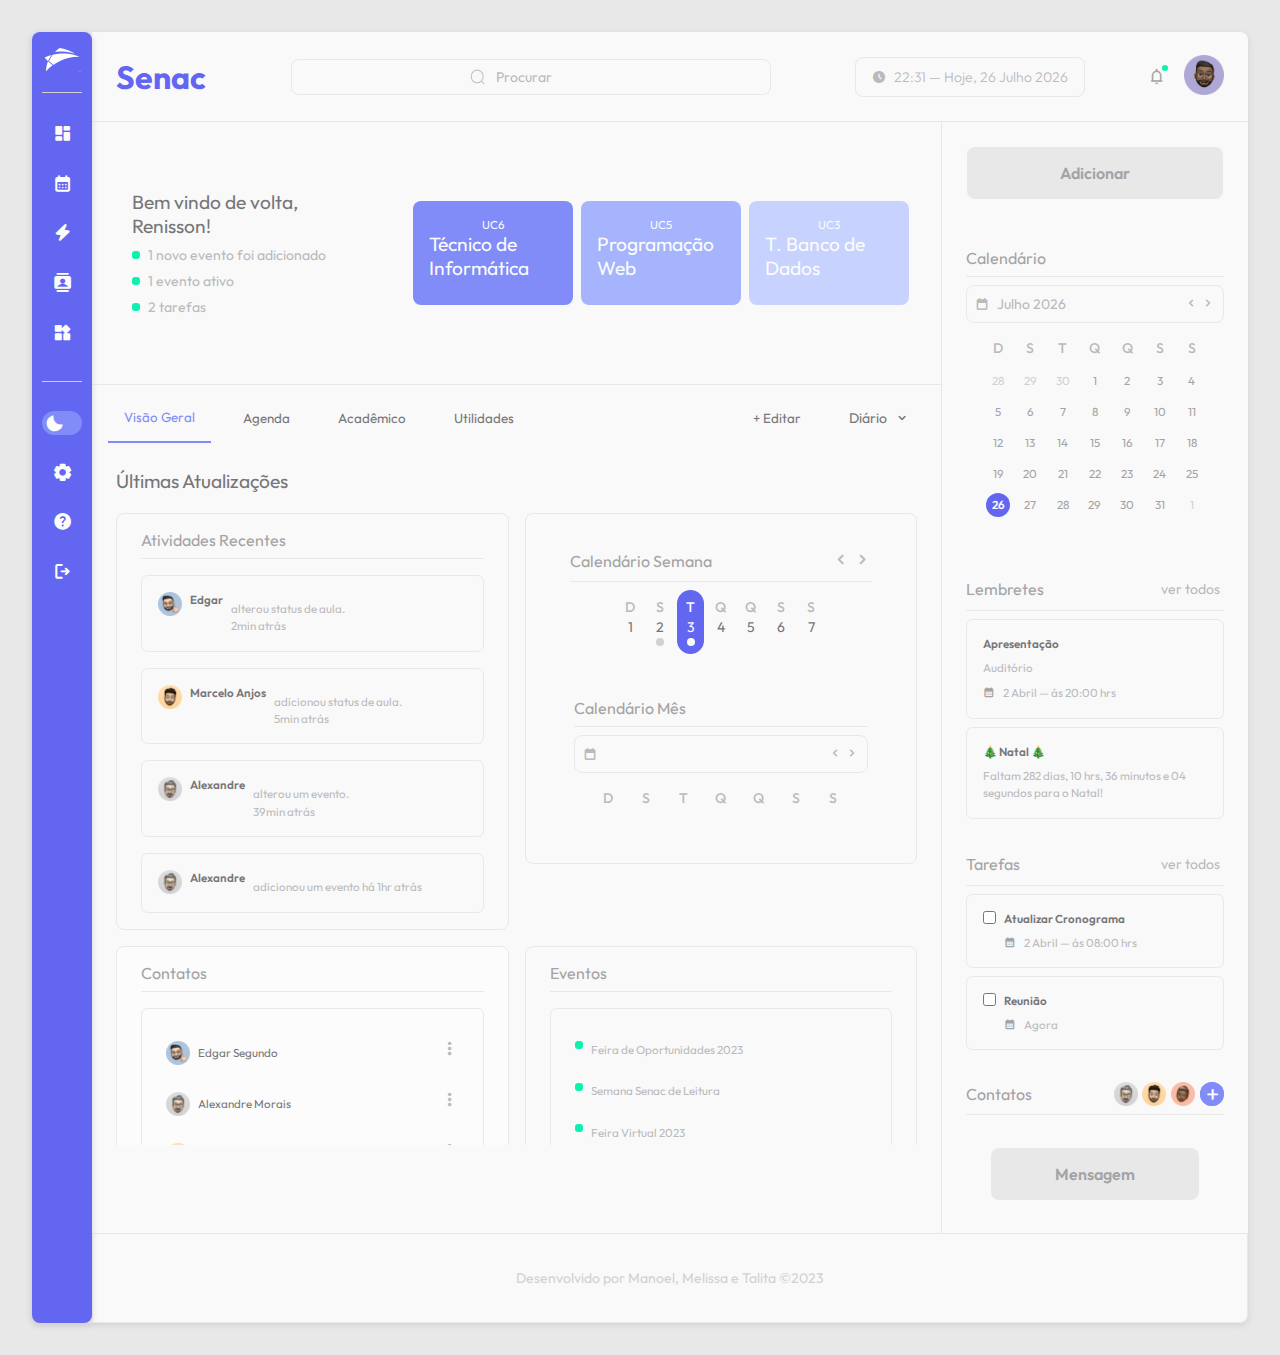
<file: index.html>
<!DOCTYPE html>
<html lang="pt-br">
<head>
    <meta charset="UTF-8">
    <meta http-equiv="X-UA-Compatible" content="IE=edge">
    <meta name="viewport" content="width=device-width, initial-scale=1.0">
    <!---------------------- MATERIAL ICONS GOOGLE ---------------------->
    <link rel="stylesheet" href="https://fonts.googleapis.com/css2?family=Material+Symbols+Rounded:opsz,wght,FILL,GRAD@20..48,100..700,0..1,-50..200" />
    <link rel="stylesheet" href="./assets/css/style.css">
    <title>Dashboard</title>
</head>
<body>
    <div id="app">
        <!-------------------------- SIDE BAR DA DIREITA -------------------------->
        <nav class="sidebar" id="sidebar">
            <div class="img" href="./index.html">
                <img src="./assets/img/brand-logo.png" alt="brand" class="brand">
                <img src="assets/img/avatar.png" alt="avatar" class="avatar">
            </div>
            <div class="sidebar__menu" id="sidebar-active">
                <button class="menu__link active">
                    <span class="material-symbols-rounded">dashboard</span>
                    <span>Dashboard</span>
                </button>
                <button class="menu__link">
                    <span class="material-symbols-rounded">calendar_month</span>
                    <span>Agenda</span>
                </button>
                <button class="menu__link">
                    <span class="material-symbols-rounded">electric_bolt</span>
                    <span>Atividades</span>
                </button>
                <button class="menu__link">
                    <span class="material-symbols-rounded">contacts</span>
                    <span>Contatos</span>
                </button>
                <button class="menu__link">
                    <span class="material-symbols-rounded">widgets</span>
                    <span>Utilidades</span>
                </button>
            </div>
            <div class="sidebar__menu">
                <button class="menu__link" id="theme">
                    <div class="toggle__container" id="switch">
                        <div class="toggle__switch">
                            <span class="material-symbols-rounded" id="theme-icon">clear_night</span>
                        </div>
                    </div>
                    <span id="theme-description">Tema Escuro</span>
                </button>
                <button class="menu__link" id="config">
                    <span class="material-symbols-rounded">settings</span>
                    <span>Configurações</span>
                </button>
                <div class="config__dropdown" id="config__dropdown">
                    <button class="dropdown__btn">
                        <span class="material-symbols-rounded">
                            chevron_right
                        </span>
                        Perfil
                    </button>
                    <button class="dropdown__btn">
                        <span class="material-symbols-rounded">
                            chevron_right
                        </span>
                        Conta
                    </button>
                    <button class="dropdown__btn">
                        <span class="material-symbols-rounded">
                            chevron_right
                        </span>
                        Termos
                    </button>
                </div>
                <button class="menu__link" id="support">
                    <span class="material-symbols-rounded">help</span>
                    <span>Suporte</span>
                </button>
                <div class="support__dropdown" id="support__dropdown">
                    <button class="dropdown__btn">
                        <span class="material-symbols-rounded">
                            chevron_right
                        </span>
                        Sobre
                    </button>
                    <button class="dropdown__btn">
                        <span class="material-symbols-rounded">
                            chevron_right
                        </span>
                        Ajuda
                    </button>
                    <button class="dropdown__btn">
                        <span class="material-symbols-rounded">
                            chevron_right
                        </span>
                        Feedback
                    </button>
                </div>
                <button class="menu__link">
                    <span class="material-symbols-rounded">logout</span>
                    <span>Sair</span>
                </button>
            </div>
            <div class="carousel">
                <img src="./assets/img/publi0.jpg" alt="..." id="slider" class="ads">
                <div class="pagination">
                    <div class="pagination__dots active"></div>
                    <div class="pagination__dots"></div>
                    <div class="pagination__dots"></div>
                </div>
            </div>
        </nav>
        <main class="main__container">
            <!-------------------------- TOPBAR / BARRA DE PESQUISA -------------------------->
            <div class="top__bar">
                <h1 class="brand__wordmark">Senac</h1>
                <div class="search">
                    <img src="./assets/img/i-search.png" class="search__ico">
                    <input type="search" id="search" placeholder="Procurar">
                </div>
                <div class="date">
                    <span class="material-symbols-rounded time__ico">
                        schedule
                    </span>
                    <p class="time" id="time">
                        <!-- JS ESCREVE A DATA AUTOMATICAMENTE -->
                    </p>
                </div>
                <div class="user__nav">
                    <div class="notifications" id="notifications">
                        <span class="material-symbols-rounded no-fill">
                            notifications
                        </span>
                        <div class="dropdown" id="notifications__dropdown">
                            <button class="dropdown__btn">notificação</button>
                            <button class="dropdown__btn">notificação</button>
                            <button class="dropdown__btn">notificação</button>
                            <button class="dropdown__btn__cta">Ver Mais</button>
                        </div>
                        <span class="status" id="notifications__status"></span>
                    </div>
                    <div class="profile__sm" id="profile">
                        <img src="./assets/img/avatar.png" class="avatar__sm">
                        <div class="dropdown" id="profile__dropdown">
                            <button class="dropdown__btn">Meu Perfil</button>
                            <button class="dropdown__btn">Meus Contatos</button>
                            <button class="dropdown__btn">Lixeira</button>
                            <button class="dropdown__btn">Ajustes</button>
                        </div>
                    </div>
                </div>
            </div>
            <!-------------------------- HERO E WORKSTATION-------------------------->
            <div class="station__container">
                <div class="station__wrapper">
                    <div class="hero">
                        <div class="updates">
                            <h3>Bem vindo de volta, Renisson!</h3>
                            <span class="updates__label">
                                <div class="bullet__point"></div>
                                <p>1 novo evento foi adicionado</p>
                            </span>
                            <span class="updates__label">
                                <div class="bullet__point"></div>
                                <p>1 evento ativo</p>
                            </span>
                            <span class="updates__label">
                                <div class="bullet__point"></div>
                                <p>2 tarefas</p>
                            </span>
                        </div>
                        <div class="tabs" id="tabs">
                            <button class="tab__1">
                                <p>UC6</p>
                                <h3>Técnico de Informática</h3>
                            </button>
                            <button class="tab__2">
                                <p>UC5</p>
                                <h3>Programação Web</h3>
                            </button>
                            <button class="tab__3">
                                <p>UC3</p>
                                <h3>T. Banco de Dados</h3>
                            </button>
                        </div>
                    </div>
                    <div class="station__header">
                        <div class="station__workbar">
                            <div class="station__tabs" id="station-tabs">
                                <button class="station__tab active" onclick="switchScreen('overview')">
                                    <span>Visão Geral</span>
                                </button>
                                <button class="station__tab" onclick="aulasDoDia(new Date().getDate())">
                                    <span>Agenda</span>
                                </button>
                                <button class="station__tab" onclick="switchScreen('scholar')">
                                    <span>Acadêmico</span>
                                </button>
                                <button class="station__tab" onclick="switchScreen('tools')">
                                    <span>Utilidades</span>
                                </button>
                            </div>
                            <div class="station__tabs">
                                <button class="station__tab" onclick="professorOn.editar()">
                                    <span>+ Editar</span>
                                </button>
                                <div id="view">
                                    <button class="station__tab">
                                        <span>
                                            Diário
                                            <span class="material-symbols-rounded">
                                                keyboard_arrow_down
                                            </span>
                                        </span>
                                    </button>
                                    <div class="dropdown" id="view__dropdown">
                                        <button class="dropdown__btn">
                                            Semana
                                        </button>
                                        <button class="dropdown__btn">
                                            Mês
                                        </button>
                                    </div>
                                </div>
                            </div>
                        </div>
                    </div>
                    <div class="station__content" id="station-content">
                        <!-- AQUI VAI FUNCIONAR AS PÁGINAS -->
                    </div>
                </div>
                <!-- -----------------------------FOCUS BAR---------------------------- -->
                <div class="focus__bar">
                    <span class="card__btn">
                        <button>Adicionar</button>
                    </span>
                    <div class="card">
                        <div class="card__title">
                            <h4>Calendário</h4>
                        </div>
                        <div class="calendar__wrapper">
                            <div class="calendar__nav">
                                <div class="current__date__group">
                                    <span class="material-symbols-rounded">
                                        calendar_today
                                    </span>
                                    <p class="current-date"></p>
                                </div>
                                <div class="nav__ico__wrapper">
                                    <span id="prev" class="material-symbols-rounded">chevron_left</span>
                                    <span id="next" class="material-symbols-rounded">chevron_right</span>
                                </div>
                            </div>
                            <div class="calendar">
                                <ul class="calendar__weeks">
                                    <li>D</li>
                                    <li>S</li>
                                    <li>T</li>
                                    <li>Q</li>
                                    <li>Q</li>
                                    <li>S</li>
                                    <li>S</li>
                                </ul>
                                <ul class="calendar__days"></ul>
                            </div>
                        </div>
                    </div>
                    <div class="card">
                        <div class="card__title">
                            <h4>Lembretes</h4>
                            <div class="edit__card">
                                <p>ver todos</p>
                            </div>
                        </div>
                        <div class="card__sticky">
                            <div class="description">
                                <p class="reminder__title">
                                    Apresentação
                                </p>
                                <p class="reminder__details">
                                    Auditório
                                </p>
                                <p class="reminder__details">
                                    <span class="material-symbols-rounded agenda">
                                        calendar_month
                                    </span>
                                    2 Abril — ás 20:00 hrs
                                </p>
                            </div>
                        </div>
                        <div class="card__sticky">
                            <div class="description">
                                <p class="reminder__title">
                                    &#127876; Natal &#127876;
                                </p>
                                <p class="reminder__details">
                                    Faltam 282 dias, 10 hrs, 36 minutos e 04 segundos para o Natal!
                                </p>
                            </div>
                        </div>
                    </div>
                    <div class="card">
                        <div class="card__title">
                            <h4>Tarefas</h4>
                            <div class="edit__card">
                                <p>ver todos</p>
                            </div>
                        </div>
                        <div class="card__sticky">
                            <input type="checkbox" class="checkbox">
                            <div class="description">
                                <p class="reminder__title">
                                    Atualizar Cronograma
                                </p>
                                <p class="reminder__details">
                                    <span class="material-symbols-rounded agenda">
                                        calendar_month
                                    </span>
                                    2 Abril — ás 08:00 hrs
                                </p>
                            </div>
                        </div>
                        <div class="card__sticky">
                            <input type="checkbox" class="checkbox">
                            <div class="description">
                                <p class="reminder__title">
                                    Reunião
                                </p>
                                <p class="reminder__details">
                                    <span class="material-symbols-rounded agenda">
                                        calendar_month
                                    </span>
                                    Agora
                                </p>
                            </div>
                        </div>
                    </div>
                    <div class="card">
                        <div class="card__title">
                            <h4>Contatos</h4>
                            <div class="contacts__mini">
                                <img src="./assets/img/avatar-2.png" alt="">
                                <img src="./assets/img/avatar-6.png" alt="">
                                <img src="./assets/img/avatar-7.png" alt="">
                                <button class="add__contacts">
                                    <span class="material-symbols-rounded">
                                        add
                                    </span>
                                </button>
                            </div>
                        </div>
                        <span class="card__btn">
                            <button>Mensagem</button>
                        </span>
                    </div>
                </div>
            </div>
            <footer class="footer">
                <p class="footer__label">
                    Desenvolvido por Manoel, Melissa e Talita ©2023
                </p>
            </footer>
        </main>
    </div>
    <script src="assets/js/main.js"></script>
</body>
</html>
</file>
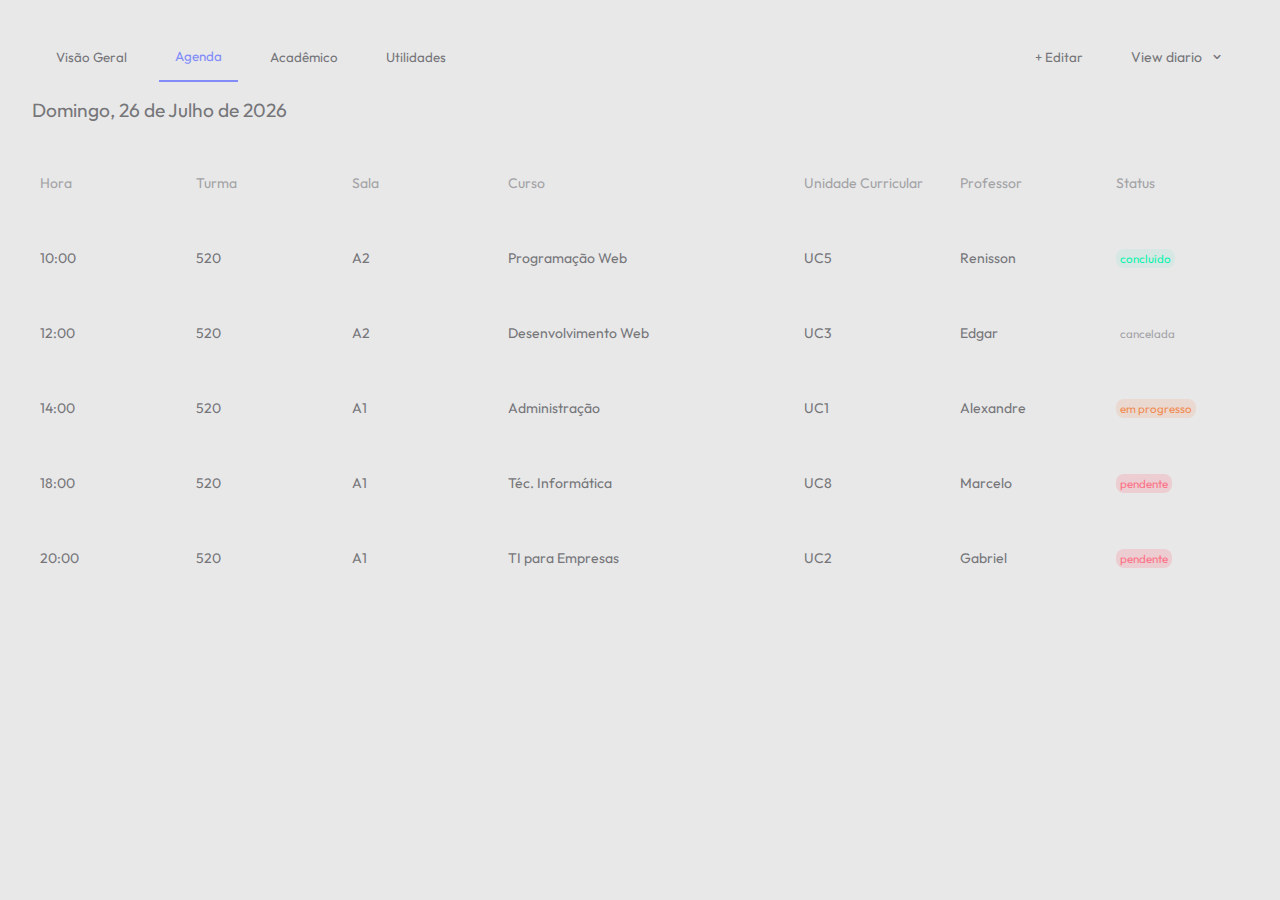
<file: agenda.html>
<!DOCTYPE html>
<html lang="en">
<head>
    <meta charset="UTF-8">
    <meta http-equiv="X-UA-Compatible" content="IE=edge">
    <meta name="viewport" content="width=device-width, initial-scale=1.0">
    <!---------------------- MATERIAL ICONS GOOGLE ---------------------->
    <link rel="stylesheet" href="https://fonts.googleapis.com/css2?family=Material+Symbols+Rounded:opsz,wght,FILL,GRAD@20..48,100..700,0..1,-50..200" />
    <link rel="stylesheet" href="./assets/css/style.css">
    <title>Workstation_Agenda</title>
</head>
<body>
    <div class="station__content">
        <div class="station__workbar">
            <div class="station__tabs">
                <button class="station__tab">
                    <span>Visão Geral</span>
                </button>
                <button class="station__tab active">
                    <span>Agenda</span>
                </button>
                <button class="station__tab">
                    <span>Acadêmico</span>
                </button>
                <button class="station__tab">
                    <span>Utilidades</span>
                </button>
            </div>
            <div class="station__tabs">
                <button class="station__tab">
                    <span>+ Editar</span>
                </button>
                <div id="view">
                    <button class="station__tab">
                        <span>
                            View diario
                            <span class="material-symbols-rounded">
                                keyboard_arrow_down
                            </span>
                        </span>
                    </button>
                    <div id="view__dropdown">
                        <button class="station__tab">
                            <span>View Semanal</span>
                        </button>
                        <button class="station__tab">
                            <span>View Mensal</span>
                        </button>
                    </div>
                </div>
            </div>
        </div>
        <div class="agenda__container" id="station-content">
        </div>
    </div>
    <script src="assets/js/main.js"></script>
</body>
</html>
</file>
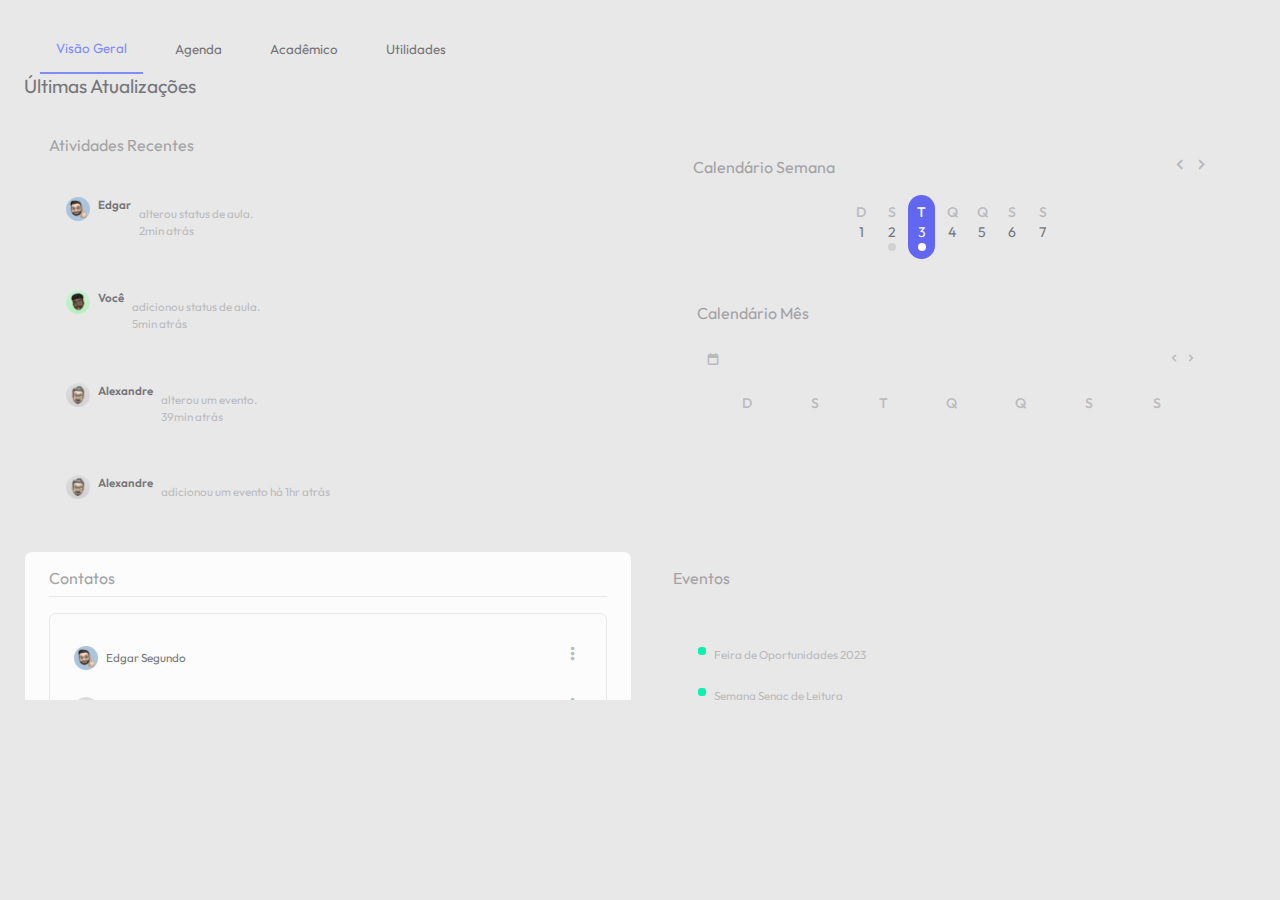
<file: overview.html>
<!DOCTYPE html>
<html lang="en">
<head>
    <meta charset="UTF-8">
    <meta http-equiv="X-UA-Compatible" content="IE=edge">
    <meta name="viewport" content="width=device-width, initial-scale=1.0">
    <!---------------------- MATERIAL ICONS GOOGLE ---------------------->
    <link rel="stylesheet" href="https://fonts.googleapis.com/css2?family=Material+Symbols+Rounded:opsz,wght,FILL,GRAD@20..48,100..700,0..1,-50..200" />
    <link rel="stylesheet" href="./assets/css/style.css">
    <title>Workstation_Visao_Geral</title>
</head>
<body>
    <div class="station__content">
        <div class="station__tabs">
            <button class="station__tab active">
                <span>Visão Geral</span>
            </button>
            <button class="station__tab">
                <span>Agenda</span>
            </button>
            <button class="station__tab">
                <span>Acadêmico</span>
            </button>
            <button class="station__tab">
                <span>Utilidades</span>
            </button>       
        </div>
        <div class="overview__container">
            <h3 class="content__header">
                Últimas Atualizações
            </h3>
            <div class="overview__content">
                <!-------------------- RECENT ACTIVITIES -------------------->
                <div class="card__wrapper data__updates">
                    <div class="card__title">
                        <h4>Atividades Recentes</h4>
                    </div>
                    <div class="card__sticky">
                        <img src="./assets/img/avatar-3.png" alt="">
                        <p class="reminder__title">
                            Edgar
                        </p>
                        <p class="reminder__details">
                            alterou status de aula. <br>2min atrás
                        </p>
                    </div>
                    <div class="card__sticky">
                        <img src="./assets/img/avatar-4.png" alt="">
                        <p class="reminder__title">
                            Você
                        </p>
                        <p class="reminder__details">
                            adicionou status de aula. <br>5min atrás
                        </p>
                    </div>
                    <div class="card__sticky">
                        <img src="./assets/img/avatar-2.png" alt="">
                        <p class="reminder__title">
                            Alexandre
                        </p>
                        <p class="reminder__details">
                            alterou um evento. <br>39min atrás
                        </p>
                    </div>
                    <div class="card__sticky">
                        <img src="./assets/img/avatar-2.png" alt="">
                        <p class="reminder__title">
                            Alexandre
                        </p>
                        <p class="reminder__details">
                            adicionou um evento há 1hr atrás
                        </p>
                    </div>
                </div>
                <!-------------------- CALENDAR -------------------->
                <div class="card__wrapper">
                    <div class="card calendar__weekly">
                        <div class="card__title">
                            <h4>Calendário Semana</h4>
                            <div class="navigate__btn">
                                <span class="material-symbols-rounded">
                                    navigate_before
                                </span>
                                <span class="material-symbols-rounded">
                                    navigate_next
                                </span>
                            </div>
                        </div>
                        <div class="week__group">
                            <div class="days__group">
                                <div class="day__label">D</div>
                                <div class="date__label">1</div>
                                <div class="dot__label"></div>
                            </div>
                            <div class="days__group disable">
                                <div class="day__label">S</div>
                                <div class="date__label">2</div>
                                <div class="dot__label"></div>
                            </div>
                            <div class="days__group active">
                                <div class="day__label">T</div>
                                <div class="date__label">3</div>
                                <div class="dot__label"></div>
                            </div>
                            <div class="days__group">
                                <div class="day__label">Q</div>
                                <div class="date__label">4</div>
                                <div class="dot__label"></div>
                            </div>
                            <div class="days__group">
                                <div class="day__label">Q</div>
                                <div class="date__label">5</div>
                                <div class="dot__label"></div>
                            </div>
                            <div class="days__group">
                                <div class="day__label">S</div>
                                <div class="date__label">6</div>
                                <div class="dot__label"></div>
                            </div>
                            <div class="days__group">
                                <div class="day__label">S</div>
                                <div class="date__label">7</div>
                                <div class="dot__label"></div>
                            </div>
                        </div>
                    </div>
                    <div class="card calendar__month">
                        <div class="card__title">
                            <h4>Calendário Mês</h4>
                        </div>
                        <div class="calendar__wrapper">
                            <div class="calendar__nav">
                                <div class="current__date__group">
                                    <span class="material-symbols-rounded">
                                        calendar_today
                                    </span>
                                    <p class="current-date"></p>
                                </div>
                                <div class="nav__ico__wrapper">
                                    <span id="prev" class="material-symbols-rounded">chevron_left</span>
                                    <span id="next" class="material-symbols-rounded">chevron_right</span>
                                </div>
                            </div>
                            <div class="calendar">
                                <ul class="calendar__weeks">
                                    <li>D</li>
                                    <li>S</li>
                                    <li>T</li>
                                    <li>Q</li>
                                    <li>Q</li>
                                    <li>S</li>
                                    <li>S</li>
                                </ul>
                                <ul class="calendar__days"></ul>
                            </div>
                        </div>
                    </div>
                </div>
                <!-------------------- CONTACTS -------------------->
                <div class="card__wrapper contacts">
                    <div class="card__title">
                        <h4>Contatos</h4>
                    </div>
                    <div class="contacts__list">
                        <div class="contacts__list__info">
                            <p class="reminder__details">
                                <img src="./assets/img/avatar-3.png" alt="">
                                Edgar Segundo
                            </p>
                            <span class="material-symbols-rounded">
                                more_vert
                            </span>
                        </div>
                        <div class="contacts__list__info">
                            <p class="reminder__details">
                                <img src="./assets/img/avatar-2.png" alt="">
                                Alexandre Morais
                            </p>
                            <span class="material-symbols-rounded">
                                more_vert
                            </span>
                        </div>
                        <div class="contacts__list__info">
                            <p class="reminder__details">
                                <img src="./assets/img/avatar-6.png" alt="">
                                Marcelo Anjos
                            </p>
                            <span class="material-symbols-rounded">
                                more_vert
                            </span>
                        </div>
                    </div>
                    <div class="contacts__mini__1">
                        <img src="./assets/img/avatar-2.png" alt="">
                        <div class="contacts__info">
                            <p class="reminder__title">
                                Alexandre Morais
                            </p>
                            <p class="reminder__details">
                                Administração
                            </p>
                            <button class="card__btn">Ver Mais</button>
                        </div>
                    </div>
                    <div class="contacts__mini__2">
                        <img src="./assets/img/avatar-2.png" alt="">
                        <div class="contacts__info">
                            <p class="reminder__title">
                                Alexandre Morais
                            </p>
                            <p class="reminder__details">
                                Administração
                            </p>
                            <div class="group__btn">
                                <button class="card__btn">Email</button>
                                <button class="card__btn">Contato</button>
                            </div>
                        </div>
                    </div>
                </div>
                <!-------------------- EVENTS -------------------->
                <div class="card__wrapper events">
                    <div class="card__title">
                        <h4>Eventos</h4>
                    </div>
                    <div class="card__sticky">
                        <div class="events__list">
                            <div class="events__description">
                                <div class="bullet__point"></div>
                                <p class="reminder__details">Feira de Oportunidades 2023</p>
                            </div>
                            <div class="events__description">
                                <div class="bullet__point"></div>
                                <p class="reminder__details">Semana Senac de Leitura</p>
                            </div>
                            <div class="events__description">
                                <div class="bullet__point"></div>
                                <p class="reminder__details">Feira Virtual 2023</p>
                            </div>
                        </div>
                    </div>
                    <div class="events__mini__1">
                        <img src="./assets/img/publi0.jpg" alt="">
                        <div class="events__info">
                            <p class="reminder__title">
                                Feira de Oportunidades 2023
                            </p>
                            <p class="reminder__details">
                                <span class="material-symbols-rounded agenda">
                                    calendar_month
                                </span>
                                Dias 30 de Maio a 3 de Junho
                            </p>
                            <button class="card__btn">Add</button>
                        </div>
                    </div>
                    <div class="events__mini__2">
                        <img src="./assets/img/publi1.jpg" alt="">
                        <div class="events__info">
                            <p class="reminder__title">
                                Semana Senac de Leitura
                            </p>
                            <p class="reminder__details">
                                <span class="material-symbols-rounded agenda">
                                    calendar_month
                                </span>
                                Dias 20 a 28 de Maio
                            </p>
                            <button class="card__btn">Add</button>
                        </div>
                    </div>
                </div>
            </div>    
        </div>
    </div>
    <script src="./assets/js/main.js"></script>
</body>
</html>
</file>
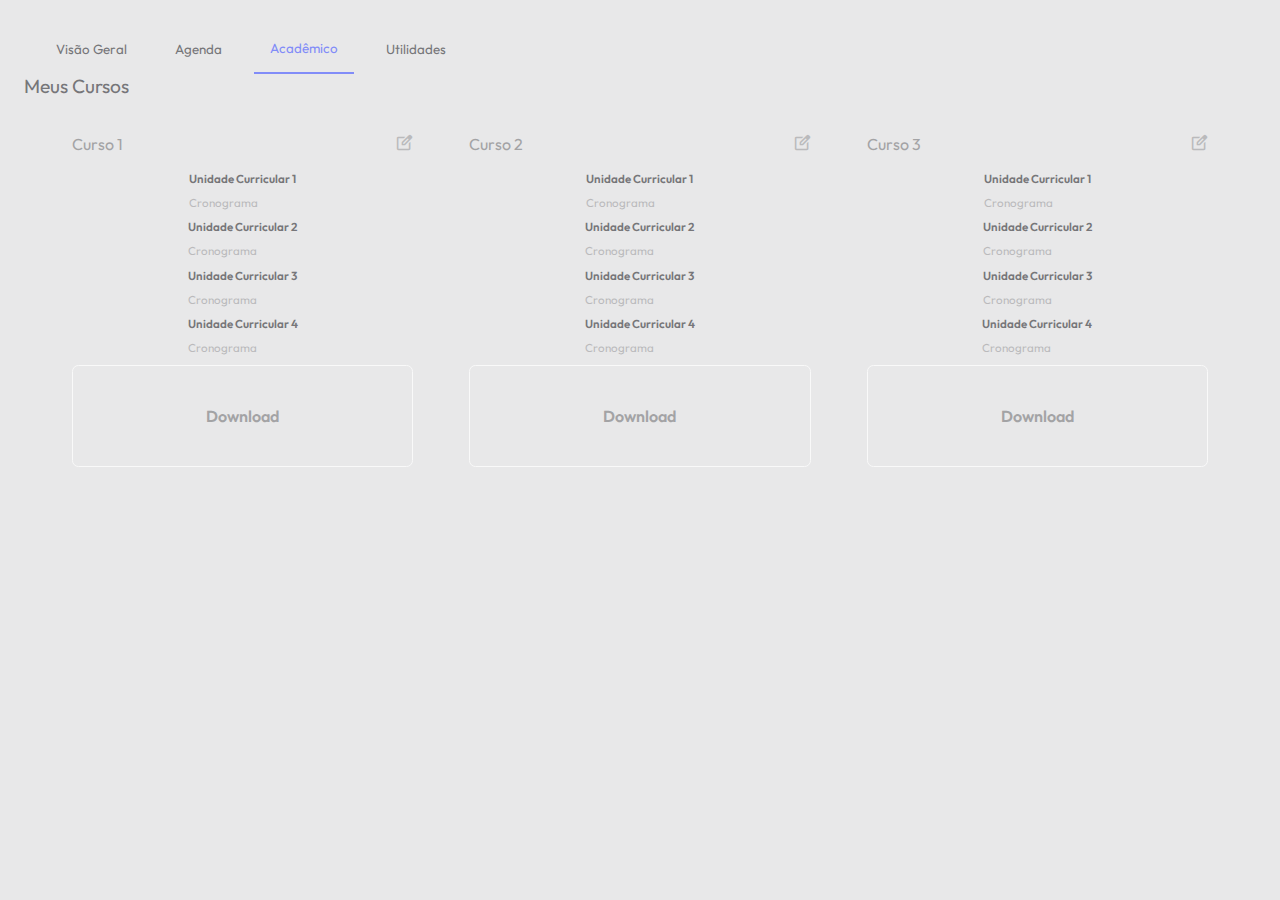
<file: scholar.html>
<!DOCTYPE html>
<html lang="en">
<head>
    <meta charset="UTF-8">
    <meta http-equiv="X-UA-Compatible" content="IE=edge">
    <meta name="viewport" content="width=device-width, initial-scale=1.0">
    <!---------------------- MATERIAL ICONS GOOGLE ---------------------->
    <link rel="stylesheet" href="https://fonts.googleapis.com/css2?family=Material+Symbols+Rounded:opsz,wght,FILL,GRAD@20..48,100..700,0..1,-50..200" />
    <link rel="stylesheet" href="./assets/css/style.css">
    <title>Workstation_Scholar</title>
</head>
<body>
    <div class="station__content">
        <div class="station__tabs">
            <button class="station__tab">
                <span>Visão Geral</span>
            </button>
            <button class="station__tab">
                <span>Agenda</span>
            </button>
            <button class="station__tab active">
                <span>Acadêmico</span>
            </button>
            <button class="station__tab">
                <span>Utilidades</span>
            </button>
        </div>
        <div class="scholar__container">
            <h3 class="content__header">
                Meus Cursos
            </h3>
            <div class="scholar__content">
                <div class="card">
                    <div class="card__title">
                        <h4>Curso 1</h4>
                        <div class="edit__card">
                            <span class="material-symbols-rounded no-fill edit__ico">
                                edit_square
                            </span>
                        </div>
                    </div>
                    <div class="card__reminder">
                        <div class="description">
                            <p class="reminder__title">
                                Unidade Curricular 1
                            </p>
                            <p class="reminder__details">
                                Cronograma
                            </p>
                        </div>
                    </div>
                    <div class="card__reminder">
                        <div class="description">
                            <p class="reminder__title">
                                Unidade Curricular 2
                            </p>
                            <p class="reminder__details">
                                Cronograma
                            </p>
                        </div>
                    </div>
                    <div class="card__reminder">
                        <div class="description">
                            <p class="reminder__title">
                                Unidade Curricular 3
                            </p>
                            <p class="reminder__details">
                                Cronograma
                            </p>
                        </div>
                    </div>
                    <div class="card__reminder">
                        <div class="description">
                            <p class="reminder__title">
                                Unidade Curricular 4
                            </p>
                            <p class="reminder__details">
                                Cronograma
                            </p>
                        </div>
                    </div>
                    <span class="card__btn">
                        <button>Download</button>
                    </span>
                </div>
                <div class="card">
                    <div class="card__title">
                        <h4>Curso 2</h4>
                        <div class="edit__card">
                            <span class="material-symbols-rounded no-fill edit__ico">
                                edit_square
                            </span>
                        </div>
                    </div>
                    <div class="card__reminder">
                        <div class="description">
                            <p class="reminder__title">
                                Unidade Curricular 1
                            </p>
                            <p class="reminder__details">
                                Cronograma
                            </p>
                        </div>
                    </div>
                    <div class="card__reminder">
                        <div class="description">
                            <p class="reminder__title">
                                Unidade Curricular 2
                            </p>
                            <p class="reminder__details">
                                Cronograma
                            </p>
                        </div>
                    </div>
                    <div class="card__reminder">
                        <div class="description">
                            <p class="reminder__title">
                                Unidade Curricular 3
                            </p>
                            <p class="reminder__details">
                                Cronograma
                            </p>
                        </div>
                    </div>
                    <div class="card__reminder">
                        <div class="description">
                            <p class="reminder__title">
                                Unidade Curricular 4
                            </p>
                            <p class="reminder__details">
                                Cronograma
                            </p>
                        </div>
                    </div>
                    <span class="card__btn">
                        <button>Download</button>
                    </span>
                </div>
                <div class="card">
                    <div class="card__title">
                        <h4>Curso 3</h4>
                        <div class="edit__card">
                            <span class="material-symbols-rounded no-fill edit__ico">
                                edit_square
                            </span>
                        </div>
                    </div>
                    <div class="card__reminder">
                        <div class="description">
                            <p class="reminder__title">
                                Unidade Curricular 1
                            </p>
                            <p class="reminder__details">
                                Cronograma
                            </p>
                        </div>
                    </div>
                    <div class="card__reminder">
                        <div class="description">
                            <p class="reminder__title">
                                Unidade Curricular 2
                            </p>
                            <p class="reminder__details">
                                Cronograma
                            </p>
                        </div>
                    </div>
                    <div class="card__reminder">
                        <div class="description">
                            <p class="reminder__title">
                                Unidade Curricular 3
                            </p>
                            <p class="reminder__details">
                                Cronograma
                            </p>
                        </div>
                    </div>
                    <div class="card__reminder">
                        <div class="description">
                            <p class="reminder__title">
                                Unidade Curricular 4
                            </p>
                            <p class="reminder__details">
                                Cronograma
                            </p>
                        </div>
                    </div>
                    <span class="card__btn">
                        <button>Download</button>
                    </span>
                </div>
            </div>
        </div>
    </div>
    <script src="assets/js/main.js"></script>
</body>
</html>
</file>
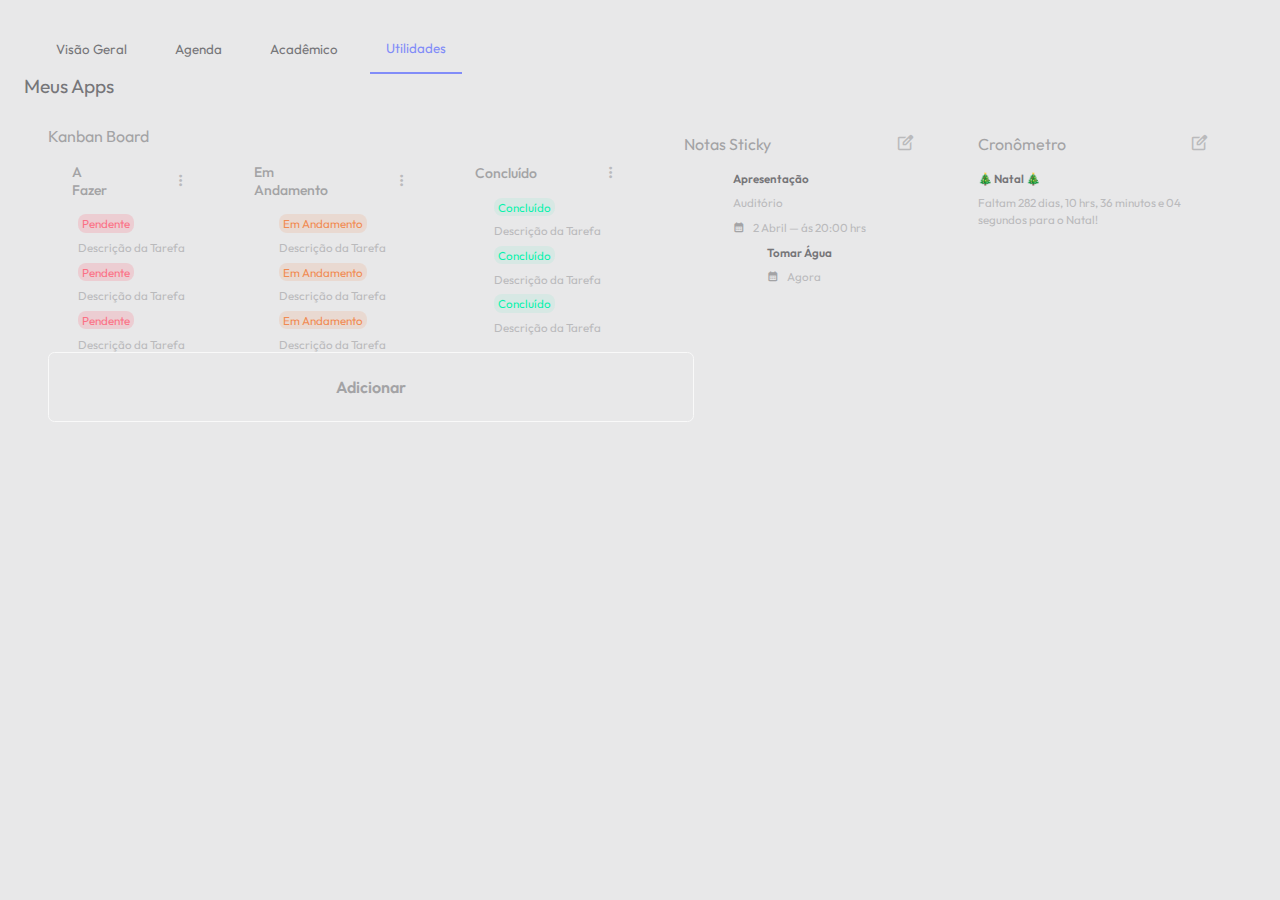
<file: tools.html>
<!DOCTYPE html>
<html lang="en">
<head>
    <meta charset="UTF-8">
    <meta http-equiv="X-UA-Compatible" content="IE=edge">
    <meta name="viewport" content="width=device-width, initial-scale=1.0">
    <!---------------------- MATERIAL ICONS GOOGLE ---------------------->
    <link rel="stylesheet" href="https://fonts.googleapis.com/css2?family=Material+Symbols+Rounded:opsz,wght,FILL,GRAD@20..48,100..700,0..1,-50..200" />
    <link rel="stylesheet" href="./assets/css/style.css">
    <title>Workstation_Ferramentas</title>
</head>
<body>
    <div class="station__content">
        <div class="station__tabs">
            <button class="station__tab">
                <span>Visão Geral</span>
            </button>
            <button class="station__tab">
                <span>Agenda</span>
            </button>
            <button class="station__tab">
                <span>Acadêmico</span>
            </button>
            <button class="station__tab active">
                <span>Utilidades</span>
            </button>
        </div>
        <div class="tools__container">
            <h3 class="content__header">
                Meus Apps
            </h3>
            <div class="tools__content">
                <div class="card__kanban">
                    <div class="card__title">
                        <h4>Kanban Board</h4>
                    </div>
                    <div class="kanban__wrapper">
                        <div class="card">
                            <div class="card__title">
                                <h5>A Fazer</h5>
                                <div class="edit__card">
                                    <span class="material-symbols-rounded no-fill edit__ico">
                                        more_vert
                                    </span>
                                </div>
                            </div>
                            <div class="card__reminder">
                                <div class="description">
                                    <span class="reminder__label__red">
                                        Pendente
                                    </span>
                                    <p class="reminder__details">
                                        Descrição da Tarefa
                                    </p>
                                </div>
                            </div>
                            <div class="card__reminder">
                                <div class="description">
                                    <span class="reminder__label__red">
                                        Pendente
                                    </span>
                                    <p class="reminder__details">
                                        Descrição da Tarefa
                                    </p>
                                </div>
                            </div>
                            <div class="card__reminder">
                                <div class="description">
                                    <span class="reminder__label__red">
                                        Pendente
                                    </span>
                                    <p class="reminder__details">
                                        Descrição da Tarefa
                                    </p>
                                </div>
                            </div>
                        </div>
                        <div class="card">
                            <div class="card__title">
                                <h5>Em Andamento</h5>
                                <div class="edit__card">
                                    <span class="material-symbols-rounded no-fill edit__ico">
                                        more_vert
                                    </span>
                                </div>
                            </div>
                            <div class="card__reminder">
                                <div class="description">
                                    <span class="reminder__label__orange">
                                        Em Andamento
                                    </span>
                                    <p class="reminder__details">
                                        Descrição da Tarefa
                                    </p>
                                </div>
                            </div>
                            <div class="card__reminder">
                                <div class="description">
                                    <span class="reminder__label__orange">
                                        Em Andamento
                                    </span>
                                    <p class="reminder__details">
                                        Descrição da Tarefa
                                    </p>
                                </div>
                            </div>
                            <div class="card__reminder">
                                <div class="description">
                                    <span class="reminder__label__orange">
                                        Em Andamento
                                    </span>
                                    <p class="reminder__details">
                                        Descrição da Tarefa
                                    </p>
                                </div>
                            </div>
                        </div>
                        <div class="card">
                            <div class="card__title">
                                <h5>Concluído</h5>
                                <div class="edit__card">
                                    <span class="material-symbols-rounded no-fill edit__ico">
                                        more_vert
                                    </span>
                                </div>
                            </div>
                            <div class="card__reminder">
                                <div class="description">
                                    <span class="reminder__label__green">
                                        Concluído
                                    </span>
                                    <p class="reminder__details">
                                        Descrição da Tarefa
                                    </p>
                                </div>
                            </div>
                            <div class="card__reminder">
                                <div class="description">
                                    <span class="reminder__label__green">
                                        Concluído
                                    </span>
                                    <p class="reminder__details">
                                        Descrição da Tarefa
                                    </p>
                                </div>
                            </div>
                            <div class="card__reminder">
                                <div class="description">
                                    <span class="reminder__label__green">
                                        Concluído
                                    </span>
                                    <p class="reminder__details">
                                        Descrição da Tarefa
                                    </p>
                                </div>
                            </div>
                        </div>
                    </div>
                    <span class="card__btn">
                        <button>Adicionar</button>
                    </span>
                </div>
                <div class="card">
                    <div class="card__title">
                        <h4>Notas Sticky</h4>
                        <div class="edit__card">
                            <span class="material-symbols-rounded no-fill edit__ico">
                                edit_square
                            </span>
                        </div>
                    </div>
                    <div class="card__reminder">
                        <div class="description">
                            <p class="reminder__title">
                                Apresentação
                            </p>
                            <p class="reminder__details">
                                Auditório
                            </p>
                            <p class="reminder__details">
                                <span class="material-symbols-rounded agenda">
                                    calendar_month
                                </span>
                                2 Abril — ás 20:00 hrs
                            </p>
                        </div>
                    </div>
                    <div class="card__reminder">
                        <div class="description">
                            <p class="reminder__title">
                                Tomar Água
                            </p>
                            <p class="reminder__details">
                                <span class="material-symbols-rounded agenda">
                                    calendar_month
                                </span>
                                Agora
                            </p>
                        </div>
                    </div>
                </div>
                <div class="card">
                    <div class="card__title">
                        <h4>Cronômetro</h4>
                        <div class="edit__card">
                            <span class="material-symbols-rounded no-fill edit__ico">
                                edit_square
                            </span>
                        </div>
                    </div>
                    <div class="card__reminder">
                        <div class="description">
                            <p class="reminder__title">
                                &#127876; Natal &#127876;
                            </p>
                            <p class="reminder__details">
                                Faltam 282 dias, 10 hrs, 36 minutos e 04 segundos para o Natal!
                            </p>
                        </div>
                    </div>
                </div>
            </div>
        </div>
    </div>
    <script src="assets/js/main.js"></script>
</body>
</html>
</file>
<file: assets/css/style.css>
@import url('https://fonts.googleapis.com/css2?family=Outfit:wght@300;400;500;600;700&display=swap');

:root{
    /* COLOR STYLES  ~ Tailwind Indigo*/
    --primary-90: #312e81;
    --primary-80: #3730a3;
    --primary-70: #4338ca;
    --primary-60: #4f46e5;
    --primary-50: #6366f1; /*primary*/
    --primary-40: #818cf8;
    --primary-30: #a5b4fc;
    --primary-20: #c7d2fe;
    --primary-10: #e0e7ff;
    
    --secondary-50: #D64A52;
    --secondary-40: #ED6B4F;
    --secondary-30: #F18B52; /*secondary*/
    --secondary-20: #F6BC91;
    --secondary-10: #FEE2C2;

    --gray-100: #1A1A1F;
    --gray-90: #313135;
    --gray-80: #48484C;
    --gray-70: #5F5F62;
    --gray-60: #767679;
    --gray-50: #8D8D8F;
    --gray-40: #A3A3A5;
    --gray-30: #BABABC;
    --gray-20: #D1D1D2;
    --gray-10: #E8E8E9;
    --gray-5: #F9F9F9;
    --gray-0: #FBFCFB;

    --ui-green: #0AF2AD;
    --ui-red: #FB7185;
    --ui-blue: #91E4DA;
    --ui-yellow:#FFE6A7;

    /* TYPOGRAPHY */
    --ff: 'Outfit', sans-serif;

    --size-bgx: 2rem;
    --size-bg: 1.8rem;
    --size-md: 1.2rem;
    --size-nm: 1rem;
    --size-sm: .875rem;
    --size-smx: .725rem;
    
    --bold: 700;
    --semibold: 600;
    --medium: 500;
    --regular: 400;
    --lighter: 300;

    /* SPACING */
    --p2: .1rem;
    --p4: .25rem;
    --p8: .5rem;
    --p12: .75rem;
    --p16: 1rem;
    --p20: 1.25rem;
    --p24: 1.5rem;
    --p64: 4rem;

    /* BORDER RADIUS */
    --rounded3: .2rem;
    --rounded6: .4rem;
    --rounded8: .5rem;
    --rounded16: 1rem; 

    /* EFFECTS SHADOW */
    --shadow-dark: 0px 2px 6px var(--gray-20);
    --shadow-indigo: 2px 4px 20px var(--primary-10);

}

*{
    margin: 0;
    padding: 0;
    box-sizing: border-box;
    font-family: var(--ff);
    color: var(--gray-40);
}

html{
    scroll-behavior: smooth;
    text-rendering: optimizeLegibility;
    -webkit-font-smoothing: antialiased;
}

/* DARK THEME */

body .dark-theme{

    --primary-10: #D1D7EE;
    --primary-20: #c3d4f8;
    --primary-30: #babbf5;
    --primary-40: #b9aceb;
    --primary-50: #7375f2; /*primary*/
    --primary-60: #9294f5;
    --primary-70: #a5b4fc;
    --primary-80: #c7d2fe;
    --primary-90: #e0e7ff;
    
    --gray-100: #e0e7ff;
    --gray-90: #D1D7EE;
    --gray-80: #BEC4DA;
    --gray-70: #AEB4C8;
    --gray-60: #c5c8d6;
    --gray-50: #8B90A3;
    --gray-40: #9da1b3;
    --gray-30: #9d9ea7;
    --gray-20: #626570;
    --gray-10: #444755;
    --gray-5: #343643;
    --gray-0: #30313d;

    --shadow-dark: 0px 2px 8px var(--gray-0);
    --shadow-indigo: 2px 4px 20px #372272;
}

.dark-theme .menu__link span{
    color: var(--gray-100);
}

::-webkit-scrollbar{
    display: block;
    width: .5rem;
    height: .5rem;
    background-color: transparent;
    border-radius: 1rem;
}

::-webkit-scrollbar-thumb{
    background-color: var(--gray-30);
    border-radius: 1rem;
}

::-webkit-scrollbar-corner{
    background-color: transparent;
}

body{
    background-color: var(--gray-10);
}

a{
    text-decoration: none;
}

button:focus{
    outline: 4px solid var(--gray-10);
}

#app{
    display: grid;
    grid-template-columns: 3.75rem auto;
    margin: 2rem;
    min-height: 100vh;
    border-radius: var(--rounded8);
    box-shadow: var(--shadow-dark);
    transition: grid-template-columns .5s ease-in-out;
}

.sidebar{
    display: flex;
    flex-direction: column;
    align-items: center;
    gap: .5rem;
    padding: var(--p8);
    border-radius: var(--rounded8);
    background-color: var(--primary-50);
    box-shadow: var(--shadow-dark);
    overflow-x: hidden;
    z-index: 9;
}

.material-symbols-rounded {
    font-size: var(--size-md);
    font-variation-settings:
    'FILL' 1,
    'wght' 400,
    'GRAD' 200,
    'opsz' 20
}

.no-fill{
    font-variation-settings:
    'FILL' 0;
}

.status{
    position: absolute;
    right: 0;
    top: 0;
    width: 6px;
    height: 6px;
    background-color: var(--ui-green);
    border-radius: 50%;
}

.dropdown{
    display: none;
    position: absolute;
    padding: .5rem;
    width: 7rem;
    bottom: -12rem;
    right: 0;
    gap: .5rem;
    background-color: var(--gray-0);
    border: 1px solid var(--gray-20);
    border-radius: var(--rounded3);
}

.dropdown__btn{
    display: flex;
    align-items: center;
    padding: .5rem 1rem;
    gap: .5rem;
    color: var(--gray-20);
    border: none;
    background-color: var(--gray-0);
    border-radius: var(--rounded6);
    cursor: pointer;
}

.dropdown__btn span{
    color: var(--gray-20);
}

.dropdown__btn:hover span{
    color: var(--gray-50);
}

.dropdown__btn:hover{
    color: var(--gray-50);
    background-color: var(--gray-5);
}

.profile__sm{
    position: relative;
}

.notifications .dropdown, 
.profile__sm #profile__dropdown {
    flex-direction: column;
    align-items: center;
    justify-content: center;
    width: 7rem;
}

.config__dropdown,
.support__dropdown{
    display: none;
    flex-direction: column;
    justify-content: center;
    gap: .5rem;
}

.sidebar__menu{
    display: flex;
    flex-direction: column;
    align-items: center;
    padding: var(--p16) 0;
    width: 2.5rem;
    border-top: 1px solid var(--gray-20);
}

.menu__link{
    display: flex;
    align-items: center;
    gap: .9rem;
    margin: .3rem;
    padding: var(--p16);
    height: 2.5rem;
    background-color: var(--primary-50);
    border: none;
    cursor: pointer;
}

.menu__link:hover{
    color: var(--primary-50);
    background-color: var(--primary-10);
}

.menu__link:focus{
    outline: none;
    transform: scale(1.05);
}

.menu__link span{
    color: var(--gray-0);
    transition: .2s;
}

.menu__link span:nth-child(2){
    display: none;
    font-size: 1rem;
}

/* -------------------------------- MENU NAV EXPAND -------------------------------- */

@keyframes display {
    from{
        opacity: 0;
    }
    to{
        opacity: 1;
    }
}

.sidebar:hover{
    padding: var(--p24) 0;
    color: var(--gray-60);
    background-color: var(--gray-0);
    border: 1px solid var(--gray-20);
}

.sidebar:hover img:nth-child(1),
.sidebar .img img:nth-child(2){
    display: none;
}

.sidebar:hover .img img:nth-child(2){
    display: block;
    width: 5rem;
    border-radius: 50%;
}

.img .avatar:hover,
#profile .avatar__sm:hover{
    border: 4px solid var(--gray-10);
    border-radius: 50%;
    opacity: .9;
    cursor: pointer;
}

.sidebar:hover .sidebar__menu{
    align-self: start;
    width: 100%;
    border-top: 1px solid var(--gray-10);
}

.sidebar:hover .sidebar__menu .menu__link{
    width: 100%;
    padding-left: var(--p24);
    border-left: 4px solid transparent;
    background-color: var(--gray-0);
}

.sidebar:hover .menu__link span{
    color: var(--gray-50);
}

.sidebar:hover .sidebar__menu .menu__link:hover span{
    color: var(--primary-50);
}

.sidebar:hover .sidebar__menu .active{
    border-left: 4px solid var(--primary-50);  
    background-color: var(--primary-10);
}

.sidebar:hover .sidebar__menu .active span{
    color: var(--primary-50);
}

.sidebar:hover span:nth-child(2),
.sidebar:hover .carousel,
.sidebar:hover .carousel .ads{
    display: block;
    animation: display 2s;
    cursor: pointer;
}

.sidebar:hover .toggle__container{
    background-color: var(--primary-10);
}

.toggle__container{
    display: flex;
    align-items: center;
    justify-content: start;
    width: 2.5rem;
    height: 1.5rem;
    background-color: var(--primary-40);
    border-radius: var(--rounded16);
}

.toggle__switch{
    display: flex;
    align-items: center;
    justify-content: start;
    height: 1.5rem;
    width: 1.5rem;
    padding: .1rem;
    border-radius: 50%;
}

.carousel{
    display: none;
    position: relative;
}

.ads{
    width: 9rem;
    border-radius: var(--rounded8);
}

.pagination{
    position: absolute;
    display: flex;
    justify-content: space-around;
    align-items: center;
    width: 2.5rem;
    height: .5rem;
    border-radius: .5rem;
    left: 50%;
    bottom: .5rem;
    transform: translateX(-20px);
}

.pagination__dots{
    width: .5rem;
    height: .5rem;
    border-radius: 50%;
    background-color: #ffffffc4;
    transition: .5s ease;
}    

.pagination .active{
    width: 1rem;
    background-color: #FFF;
    border-radius: 1rem;
}

/*----------------------------- O MAIN CONTAINER COMEÇA AQUI ------------------------------*/
.main__container{
    display: grid;
    grid-template-rows: 90px auto 90px;
    grid-column: 2/3;
    min-height: 100vh;
}

/*----------------------------- TOPBAR / BARRA DE PESQUISA -----------------------------------*/
.top__bar{
    display: flex;
    align-items: center;
    justify-content: space-between;
    padding-inline: var(--p24);
    border-bottom: 1px solid var(--gray-10);
    border-radius: 0 .5rem 0 0;
    background-color: var(--gray-5);
}

.brand__wordmark{
    font-size: var(--size-bgx);
    font-weight: var(--bold);
    color: var(--primary-50);
}

.search{
    padding-inline: var(--p24);
    position: relative;
}

.search__ico{
    width: 16px;
    height: 16px;
    position: absolute;
    top: 50%;
    left: 40%;
    transform: translate(-8px, -8px);
}

#search{
    min-width: 30rem;
    padding: .5rem;
    text-align: center;
    font-size: var(--size-sm);
    color: var(--gray-30);
    background-color: var(--gray-5);
    border: 1px solid var(--gray-10);
    border-radius: var(--rounded8);
    transition: width .2s;
}

#search:focus{
    outline: none;
    border: 4px solid var(--gray-10);
    background-color: var(--gray-5);
}

input::placeholder{
    color: var(--gray-30);
}

.date{
    display: flex;
    align-items: center;
    height: 2.5rem;
    padding-inline: var(--p16);
    gap: .5rem;
    font-size: var(--size-sm);
    background-color: var(--gray-5);
    border: 1px solid var(--gray-10);
    border-radius: var(--rounded8);
}

#time,
.time__ico{
    font-size: var(--size-sm);
    font-weight: var(--lighter);
    color: var(--gray-30);
}

.user__nav{
    display: flex;
    align-items: center;
    gap: 1rem;
}

.notifications{
    position: relative;
    display: flex;
    align-items: center;
    padding: var(--p2);
    border-radius: 50%;
}

.notifications:hover{
    background-color: var(--gray-10);
    cursor: pointer;
}

.avatar__sm{
    position: relative;
    width: 40px;
    cursor: pointer;
}

/*------------------------ AQUI COMEÇA A AREA DE TRABALHO ---------------------------*/


.station__container{
    display: grid;
    grid-template-columns: 4fr 1fr;
    background-color: var(--gray-5);
}

.station__content{
    max-height: 700px;
    overflow: scroll;
    overflow-x: hidden;
}

.station__wrapper{
    display: grid;
    grid-template-rows: 1fr 60px 3fr;
    background-color: var(--gray-5);
}

.hero{
    display: flex;
    align-items: center;
    justify-content: space-between;
    padding-inline: 1rem;
    border-bottom: 1px solid var(--gray-10);
}

.updates{
    display: flex;
    flex-direction: column;
    align-items: flex-start;
    padding: var(--p24);
    gap: .5rem;
}

.updates h3{
    font-size: var(--size-md);
    font-weight: var(--regular);
    color: var(--gray-60);
}

.updates p{
    font-size: var(--size-sm);
    font-weight: var(--regular);
    color: var(--gray-30);
}

.updates__label{
    display: flex;
    align-items: center;
    gap: .5rem;
    color: var(--gray-10);
}

.bullet__point{
    width: 8px;
    height: 8px;
    background-color: var(--ui-green);
    border-radius: var(--rounded3);
}

.tabs{
    display: flex;
    flex-direction: row;
    gap: .5rem;
    padding-inline: 1rem;
}

.tabs p{
    text-transform: uppercase;
    font-size: var(--size-smx);
    font-weight: var(--regular);
    color: var(--gray-0);
}

.tabs h3{
    font-size: var(--size-md);
    font-weight: var(--regular);
    color: var(--gray-0);
    text-align: left;
}

.tab__1{
    background-color: var(--primary-40);
}

.tab__2{
    background-color: var(--primary-30);
}

.tab__3{
    background-color: var(--primary-20);
}

.tab__1,
.tab__2, 
.tab__3{
    display: flex;
    flex-direction: column;
    justify-content: start;
    width: 10rem;
    height: 6.5rem;
    padding: var(--p16);
    border: none;
    border-radius: var(--rounded8);
    transition: transform .2s ease-in-out;
    cursor: pointer;
}

.tab__1:hover,
.tab__2:hover, 
.tab__3:hover{
    transform: scale(1.03);
}

/* ------------------------------WORKSTATION FLEXÍVEL-------------------------------
.station__content{

}
*/
/* ------------------------------FOCUS BAR-------------------------------*/
.focus__bar{
    display: flex;
    flex-direction: column;
    align-items: center;
    width: 100%;
    gap: 1rem;
    border-left: 1px solid var(--gray-10);
}

.card{
    display: flex;
    align-items: center;
    flex-direction: column;
    width: 100%;
    height: max-content;
    padding: var(--p8) var(--p24);
    gap: .5rem;
    border-radius: var(--rounded8);
    transition: .2s ease;
}

.card:hover{
    background-color: var(--gray-0);
    box-shadow: var(--shadow-dark);
    transform: scaleY(1.01);
}

.card__title{
    display: flex;
    align-items: center;
    justify-content: space-between;
    gap: 4rem;
    width: 100%;
    padding-bottom: var(--p8);
    border-bottom: 1px solid var(--gray-10);
} 

.card__title h4{
    font-size: var(--size-nm);
    font-weight: var(--regular);
    color: var(--gray-40);
}

.card__title h5{
    font-size: var(--size-sm);
    font-weight: var(--medium);
    color: var(--gray-40);
}

.edit__card{
    display: flex;
    align-items: center;
    gap: .5rem;
    cursor: pointer;
}

.edit__card p{
    padding: var(--p4);
    font-size: var(--size-sm);
    font-weight: var(--regular);
    color: var(--gray-30);
    border-radius: var(--rounded3);
    transition: .5s ease;
}

.edit__card:hover p{
    color: var(--gray-60);
    background-color: var(--gray-5);
}


.dropdown__btn__cta{
    padding: .5rem 1rem;
    text-align: center;
    color: var(--gray-30);
    background-color: var(--gray-0);
    border: 1px solid var(--gray-10);
    border-radius: var(--rounded6);
    cursor: pointer;
}

.dropdown__btn__cta:hover{
    font-weight: var(--size-md);
    color: var(--gray-5);
    background-color: var(--primary-40);
    border: none;
}

.card__btn{
    width: 100%;
    padding: 1.5rem;
    text-align: center;
    color: var(--gray-40);
    border: 1px solid var(--gray-5);
    border-radius: var(--rounded6);
    cursor: pointer;
}

.card__btn button{
    width: 100%;
    padding: var(--p16) var(--p64);
    font-size: var(--size-nm);
    font-weight: var(--semibold);
    color: var(--gray-40);
    border: none;
    border-radius: var(--rounded8);
    background-color: var(--gray-10);
    cursor: pointer;
}

.card__btn button:hover{
    color: var(--gray-0);
    background-color: var(--primary-40);
    box-shadow: var(--shadow-indigo);
}

.card__contact__btn{
    width: 100%;
    text-align: center;
    padding: 2rem 0rem;
}

.card__contact__btn button{
    width: 100%;
    padding: var(--p16) var(--p24);
    font-size: var(--size-nm);
    font-weight: var(--semibold);
    color: var(--primary-40);
    border: 2px solid var(--primary-40);
    border-radius: var(--rounded8);
    background-color: transparent;
    cursor: pointer;
}

.card__contact__btn button:hover{
    color: var(--gray-0);
    background-color: var(--primary-40);
    box-shadow: var(--shadow-indigo);
}

.contacts__mini{
    display:flex;
    gap: .3rem;
}

.contacts__mini img{
    height: 24px;
}

.add__contacts,
.add__contacts span{
    display: flex;
    align-items: center;
    justify-content: center;
    width: 24px;
    height: 24px;
    color: var(--gray-0);
    background-color: var(--primary-40);
    border-radius: var(--rounded16);
    border: none;
    cursor: pointer;
}

.add__contacts span:hover{
    background-color: var(--primary-50);
    box-shadow: var(--shadow-indigo);
}


.edit__ico{
    color: var(--gray-30);
    cursor: pointer;
}

.volume__ico{
    padding: var(--p4);
    color: var(--primary-30);
    border: 1px solid var(--primary-30);
    border-radius: var(--rounded3);
}

.card__sticky{
    display: flex;
    align-items: start;
    padding: var(--p16);
    gap: .5rem;
    width: 100%;
    font-size: var(--size-smx);
    color: var(--gray-30);
    border: 1px solid var(--gray-10);
    border-radius: var(--rounded6);
}


.card__sticky img{
    height: 24px;
    width: 24px;
}

.description{
    font-size: var(--size-smx);
}

.events__details{
    display: flex;
    align-items: center;
    gap: .5rem;
    color: var(--gray-0);
}

.reminder__title{
    font-weight: var(--semibold);
    color: var(--gray-60);
}

.reminder__details{
    display: flex;
    align-items: center;
    padding-top: var(--p8);
    gap: .5rem;
    line-height: 150%;
    font-size: var(--size-smx);
    color: var(--gray-30);
}

.reminder__details .agenda{
    font-size: var(--size-smx);
    color: var(--gray-40);
}

.bullet__point__task{
    background-color: var(--ui-green);
}

/* ------------------------------FOOTER-------------------------------*/
.footer__label{
    font-size: var(--size-sm);
    font-weight: var(--size-nm);
    color: var(--gray-20);
}

.footer{
    display: flex;
    align-items: center;
    justify-content: center;
    background-color: var(--gray-5);
    border: 1px solid var(--gray-10);
    border-radius: 0 0 .5rem 0;
}

/*--------------------------WORKSTATION CONTENT ------------------------------*/
.station__content{
    margin-inline: auto;
    padding: var(--p24);
    width: 100%;
}

.station__workbar{
    display: flex;
    align-items: center;
    justify-content: space-between;
}

.station__tabs{
    display: flex;
    padding-inline: var(--p16);
    gap: 1rem;
}

.station__tab{
    padding: 1rem 0;
    background-color: transparent;
    border: none;
}

.station__tab:focus{
    outline: none;
    border-bottom: 2px solid var(--primary-30);
}

.station__tab span{
    color: var(--gray-60);
    padding: .5rem 1rem;
    border-radius: var(--rounded3);
    cursor: pointer;
}

.station__tab:hover span{
    color: var(--primary-40);
    background-color: var(--gray-10);
}

.station__tabs .active{
    border-bottom: 2px solid var(--primary-40);
}

.station__tabs .active span{
    color: var(--primary-40);
}

#view{
    position: relative;
}

#view span{
    display: flex;
    align-items: center;
    padding: .5rem 1rem;
    gap: .5rem;
    font-size: var(--size-sm);
}

#view span span{
    padding: 0;
}

#view__dropdown{
    position: absolute;
    display: none;
    flex-direction: column;
    align-items: start;
    bottom: -5rem;
    border-radius: var(--rounded3);
}

#view__dropdown button{
    width: 100%;
    border-radius: var(--rounded3);
}

#view__dropdown button:hover{
    background-color: var(--gray-5);
}

/*--------------------------WORKSTATION CONTENT - AGENDA ------------------------------*/

.agenda__container{
    display: flex;
    flex-direction: column;
    padding: .5rem;
    gap: .5rem;
}

.agenda__row{
    display: grid;
    grid-template-columns: repeat(3, 1fr) 2fr repeat(3, 1fr);
    column-gap: 1rem;
    padding: 1rem 0;
    border-bottom: 1px solid var(--gray-10);
}

.agenda__row div,
.agenda__row input{
    padding: .5rem 0 .5rem .5rem;
}

.agenda__row input{
    border: 1px solid var(--gray-40);
    border-radius: var(--rounded8);
    max-width: 10rem;
}

.agenda__row input:focus{
    border: 1px solid var(--primary-40);
    outline: 4px solid var(--gray-10);
}

.content__header{
    padding-bottom: var(--p20);
    font-size: var(--size-md);
    font-weight: var(--regular);
    color: var(--gray-60);
}

.agenda__label{
    font-size: var(--size-sm);
    font-weight: var(--regular);
    color: var(--gray-60);
}

.agenda__data div{
    font-size: var(--size-sm);
    font-weight: var(--regular);
    overflow: wrap;
    color: var(--gray-60);
}

.agenda__status{
    padding: var(--p2) var(--p4);
    font-size: var(--size-smx);
    border-radius: var(--rounded8);
}

.status__cancelada{
    background-color: var(--gray-10);
    color: var(--gray-40);
}

.status__pendente{
    background-color: #fb71863a;
    color: var(--ui-red);
}

.status__concluido{
    color: var(--ui-green);
    background-color:#0af2ac13;
}

.status__em_progresso{
    color: var(--secondary-30);
    background-color: #f18c5228;
}

.reminder__label__red{
    padding: var(--p2) var(--p4);
    font-size: var(--size-smx);
    color: var(--ui-red);
    background-color: #fb71863a;
    border-radius: var(--rounded8);
}

.reminder__label__orange{
    padding: var(--p2) var(--p4);
    font-size: var(--size-smx);
    color: var(--secondary-30);
    background-color: #f18c5228;
    border-radius: var(--rounded8);
}

.reminder__label__green{
    padding: var(--p2) var(--p4);
    font-size: var(--size-smx);
    color: var(--ui-green);
    background-color:#0af2ac13;
    border-radius: var(--rounded8);
}

/*--------------------------WORKSTATION CONTENT - ACADÊMICO ------------------------------*/
.scholar__content{
    grid-row: 3/3;
    display: flex;
    align-items: start;
    width: 100%;
    height: max-content;
    padding: var(--p8) var(--p24);
    gap: .5rem;
    border-radius: var(--rounded8);
}
    
/*--------------------------WORKSTATION CONTENT - FERRAMENTAS ------------------------------*/

.tools__content{
    display: flex;
    grid-row: 2/1;
    grid-column: 2/1;
    align-items: start;
    width: 100%;
    height: max-content;
    padding: var(--p8) var(--p24);
    gap: 1rem;
    border-radius: var(--rounded8);
}
    
.kanban__wrapper{
    display: flex;
    gap: 1rem;
}

.card__wrapper{
    display: flex;
    align-items: start;
    flex-direction: column;
    width: 100%;
    height: max-content;
    padding: var(--p16) var(--p24);
    gap: 1rem;
    border: 1px solid var(--gray-10);
    border-radius: var(--rounded8);
}

.card__wrapper:hover{
    background-color: var(--gray-0);
    box-shadow: var(--shadow-dark);
}
    
/*--------------------------------- WORKSTATION - VISAO GERAL ------------------------------*/

.overview__content{
    display: grid;
    grid-template-columns: repeat(2, 1fr);
    gap: 1rem;
}

.events__description{
    display: flex;
    align-items: center;
    padding: var(--p8);
    gap: .5rem;
    border-radius: var(--rounded3);
}

.events__description:hover{
    background-color: var(--gray-5);
    cursor: pointer;
}

.events__mini__1 img{
    width: 80px;
    height: 80px;
}
.events__mini__2 img{
    width: 56px;
    height: 56px;
}

.calendar__wrapper{
    width: 100%;
}

.calendar__nav{
    display: flex;
    justify-content: space-between;
    padding: var(--p8);
    border: 1px solid var(--gray-10);
    border-radius: var(--rounded8);
}

.current__date__group{
    display: flex;
    align-items: center;
    gap: .5rem;
}

.calendar__nav .current-date{
    font-size: var(--size-sm);
    font-weight: var(--regular);
    color: var(--gray-30);
}

.calendar__nav span,
.nav__icons__wrapper span{
    text-align: center;
    color: var(--gray-30);
    font-size: var(--size-sm);
    cursor: pointer;
}

.nav__icons__wrapper span:hover{
    background: var(--gray-60);
}

.calendar{
    padding: var(--p16);
}

.calendar ul{
    display: flex;
    list-style: none;
    flex-wrap: wrap;
    text-align: center;
}

.calendar .calendar__days{
    margin-bottom:var(--p16);
}

.calendar .calendar__weeks li{
    font-size: var(--size-sm);
    font-weight: var(--medium);
    color: var(--gray-30);
}

.calendar ul li{
    position: relative;
    width: calc(100% / 7);
}

.calendar .calendar__days li{
    font-size: var(--size-smx);
    margin-top: var(--p16);
    z-index: 1;
    cursor: pointer;
}

.calendar__days li.inactive{
    color: var(--gray-20);
}

.calendar__days li.active{
    font-weight: var(--semibold);
    color: var(--gray-0);
}

.calendar .calendar__days li::before{
    position: absolute;
    content: '';
    height: 24px;
    width: 24px;
    top: 50%;
    left: 50%;
    z-index: -1;
    border-radius: 50%;
    transform: translate(-50%, -50%);
}

.calendar__days li:hover::before{
    background: var(--primary-10);
}

.calendar__days li.active::before{
    background: var(--primary-50);
}


.calendar__weekly{
    padding: var(--p20);
}

.week__group{
    gap: .2rem;
}

.days__group{
    display: flex;
    flex-direction: column;
    align-items: center;
    gap: 2px;
    border-radius: var(--rounded16);
    cursor: pointer;
}

.days__group .day__label{
    color: var(--gray-30);
    font-size: var(--size-sm);
    font-weight: var(--medium);
}

.days__group .date__label{
    color: var(--gray-60);
    font-size: var(--size-sm);
}

.days__group .dot__label{
    width: 8px;
    height: 8px;
    border-radius: 50%;
}

.week__group .active .dot__label{
    background-color: var(--gray-0);
}

.week__group .disable .dot__label{
    background-color: var(--gray-20);
}

.week__group .future .dot__label{
    background-color: var(--primary-50);
}

.week__group .active{
    background-color: var(--primary-50);
}

.week__group .active .day__label,
.week__group .active .date__label{
    color: var(--gray-0);
}

.days__group:hover{
    color: var(--gray-10);
    background-color: var(--primary-10);
}

.days__group:hover .day__label{
    color: var(--gray-0);
}

.days__group:hover .date__label{
    color: var(--gray-0);
}

.days__group:hover .dot__label{
    background-color: var(--primary-10);
}

.navigate__btn span{
    color: var(--gray-30);
    cursor: pointer;
}

.week__group{
    display: grid;
    grid-template-columns: repeat(7, 1fr);
}

.days__group{
    padding: var(--p8);
}

.contacts{
    background-color: var(--gray-0);
}

.contacts__list{
    display: flex;
    align-items: start;
    flex-direction: column;
    width: 100%;
    padding: var(--p16);
    gap: .2rem;
    font-size: var(--size-smx);
    border: 1px solid var(--gray-10);
    border-radius: var(--rounded6);
}

.contacts__list img{
    width: 24px;
    height: 24px;
}

.contacts__list__info p{
    color: var(--gray-60);
}

.contacts__list__info span{
    color: var(--gray-30);
}

.contacts__list__info{
    display: flex;
    align-items: center;
    justify-content: space-between;
    width: 100%;
    padding: var(--p8);
    gap: .5rem;
    border-radius: var(--rounded3);
    cursor: pointer;
}

.contacts__list__info:hover{
    background-color: var(--gray-5);
}


.contacts__mini__1 img{
    width: 56px;
    height: 56px;
}

.contacts__mini__2 img{
    width: 40px;
    height: 40px;
}

.contacts__mini__1,
.events__mini__1{
    display: flex;
    align-items: center;
    width: 100%;
    padding: var(--p16);
    gap: 1rem;
    font-size: var(--size-smx);
    color: var(--gray-30);
    border: 1px solid var(--gray-10);
    border-radius: var(--rounded6);
}

.contacts__mini__1 .contacts__info,
.events__mini__1 .events__info{
    display: flex;
    align-items: start;
    flex-direction: column;
    gap: 4px;
}

.contacts__mini__2,
.events__mini__2{
    display: flex;
    align-items: center;
    justify-content: space-between;
    flex-direction: column;
    width: 100%;
    padding: var(--p16);
    gap: 1rem;
    font-size: var(--size-smx);
    color: var(--gray-30);
    border: 1px solid var(--gray-10);
    border-radius: var(--rounded6);
}

.contacts__mini__2 .contacts__info,
.events__mini__2 .events__info{
    display: flex;
    align-items: center;
    flex-direction: column;
    gap: 4px;
}

.contacts__info button:hover,
.events__info button:hover{
    font-weight: var(--size-semibold);
    color: var(--gray-0);
    background-color: var(--primary-30);
}

.group__btn{
    display: flex;
    gap: .5rem;
}

/*-------------------------- MEDIA QUERIES BREAKPOINTS ------------------------------*/

@media screen and (max-width: 1024px){
    .focus__bar{
        display: none;
    }
    .station__wrapper{
        grid-column: 1/3;
    }

    #search{
        min-width: 10rem;
        max-width: 30rem;
        width: fit-content;
    }
    .search__ico{
        left: 34%;
        width: 12px;
        height: 12px;
        transform: translate(-6px, -6px);
    }
}

@media screen and (max-width: 942px){
    .date{
        display: none;
    }
    .hero{
        flex-direction: column;
        align-items: start;
        padding: 0 0 2rem 2rem;
    }
/*     
    .sidebar{
        position: fixed;
        flex-direction: row;
        top: 70vh;
        left: 50vw;
    }

    .sidebar .sidebar__menu{
        flex-direction: row;
        width: fit-content;
    }

    #app{
        grid-template-columns: 1fr;
    }
    */
}


/*
--screen-mobile: 360~640px;
--screen-tablet: 800~1024px;
--screen-desktop-hd: 1440px;
--screen-desktop-uhd: 1920px;
*/
</file>
